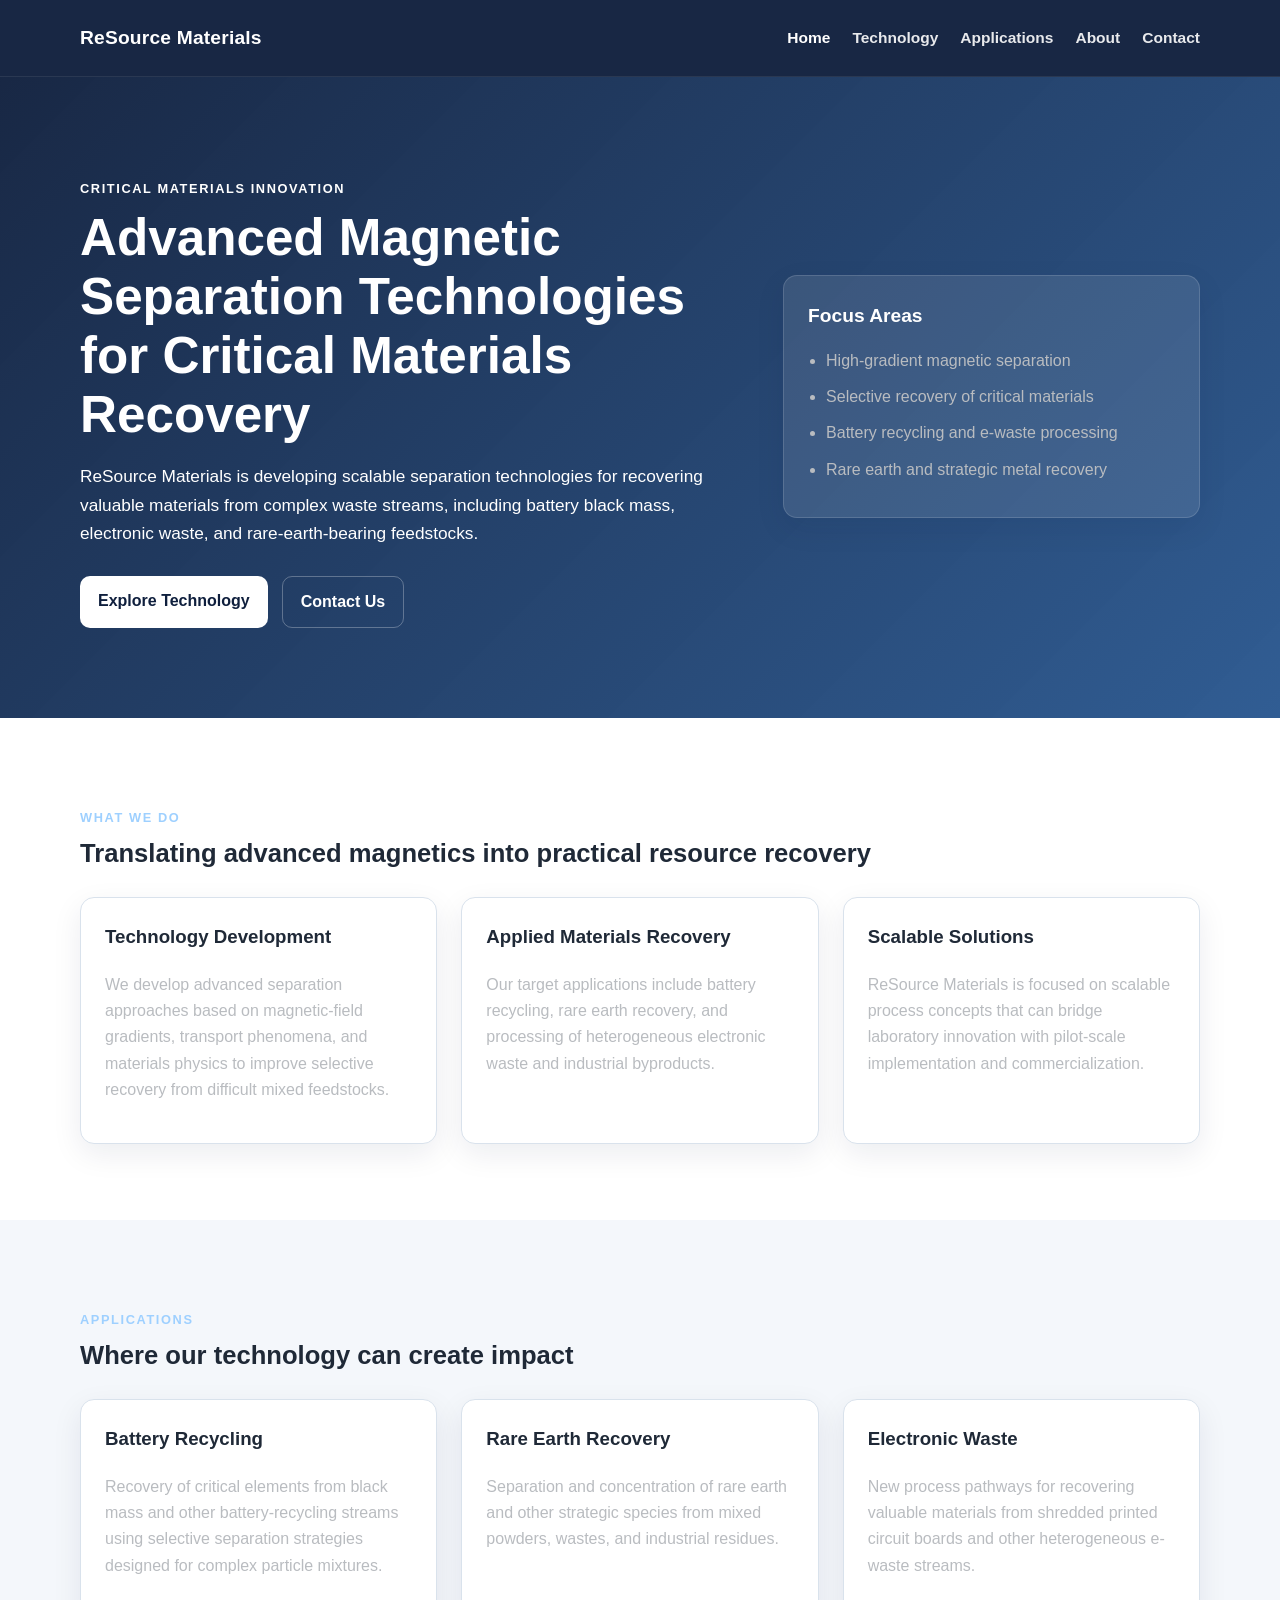
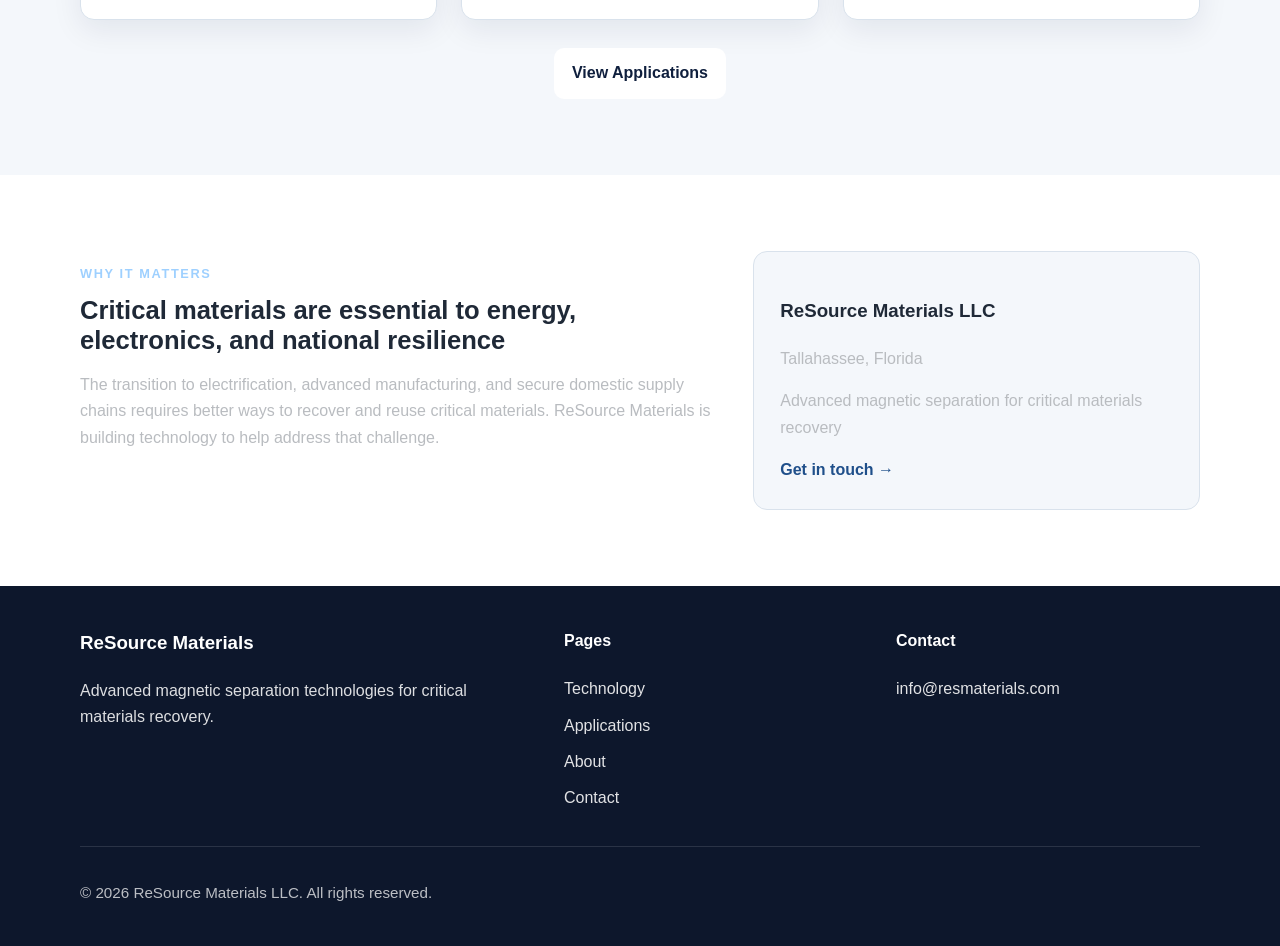
<file: index.html>
<!DOCTYPE html>
<html lang="en">
<head>
  <meta charset="utf-8" />
  <meta name="viewport" content="width=device-width, initial-scale=1" />
  <title>ReSource Materials | Advanced Magnetic Separation Technologies</title>
  <meta name="description" content="ReSource Materials develops advanced magnetic separation technologies for critical materials recovery, battery recycling, rare earth recovery, and e-waste processing." />
  <link rel="stylesheet" href="style.css" />
</head>
<body>
  <header class="site-header">
    <div class="container nav">
      <a class="brand" href="index.html">ReSource Materials</a>
      <button class="nav-toggle" aria-label="Toggle navigation" onclick="document.body.classList.toggle('nav-open')">
        ☰
      </button>
      <nav class="site-nav">
        <a href="index.html" class="active">Home</a>
        <a href="technology.html">Technology</a>
        <a href="applications.html">Applications</a>
        <a href="about.html">About</a>
        <a href="contact.html">Contact</a>
      </nav>
    </div>
  </header>

  <main>
    <section class="hero">
      <div class="container hero-grid">
        <div>
          <p class="eyebrow">Critical Materials Innovation</p>
          <h1>Advanced Magnetic Separation Technologies for Critical Materials Recovery</h1>
          <p class="hero-text">
            ReSource Materials is developing scalable separation technologies for recovering valuable materials
            from complex waste streams, including battery black mass, electronic waste, and rare-earth-bearing feedstocks.
          </p>
          <div class="hero-actions">
            <a class="btn btn-primary" href="technology.html">Explore Technology</a>
            <a class="btn btn-secondary" href="contact.html">Contact Us</a>
          </div>
        </div>

        <div class="hero-card">
          <h2>Focus Areas</h2>
          <ul class="feature-list">
            <li>High-gradient magnetic separation</li>
            <li>Selective recovery of critical materials</li>
            <li>Battery recycling and e-waste processing</li>
            <li>Rare earth and strategic metal recovery</li>
          </ul>
        </div>
      </div>
    </section>

    <section class="section">
      <div class="container">
        <div class="section-heading">
          <p class="section-label">What We Do</p>
          <h2>Translating advanced magnetics into practical resource recovery</h2>
        </div>
        <div class="three-col">
          <article class="card">
            <h3>Technology Development</h3>
            <p>
              We develop advanced separation approaches based on magnetic-field gradients, transport phenomena,
              and materials physics to improve selective recovery from difficult mixed feedstocks.
            </p>
          </article>
          <article class="card">
            <h3>Applied Materials Recovery</h3>
            <p>
              Our target applications include battery recycling, rare earth recovery, and processing of heterogeneous
              electronic waste and industrial byproducts.
            </p>
          </article>
          <article class="card">
            <h3>Scalable Solutions</h3>
            <p>
              ReSource Materials is focused on scalable process concepts that can bridge laboratory innovation
              with pilot-scale implementation and commercialization.
            </p>
          </article>
        </div>
      </div>
    </section>

    <section class="section alt">
      <div class="container">
        <div class="section-heading">
          <p class="section-label">Applications</p>
          <h2>Where our technology can create impact</h2>
        </div>
        <div class="three-col">
          <article class="card">
            <h3>Battery Recycling</h3>
            <p>
              Recovery of critical elements from black mass and other battery-recycling streams using selective
              separation strategies designed for complex particle mixtures.
            </p>
          </article>
          <article class="card">
            <h3>Rare Earth Recovery</h3>
            <p>
              Separation and concentration of rare earth and other strategic species from mixed powders,
              wastes, and industrial residues.
            </p>
          </article>
          <article class="card">
            <h3>Electronic Waste</h3>
            <p>
              New process pathways for recovering valuable materials from shredded printed circuit boards
              and other heterogeneous e-waste streams.
            </p>
          </article>
        </div>
        <div class="center">
          <a class="btn btn-primary" href="applications.html">View Applications</a>
        </div>
      </div>
    </section>

    <section class="section">
      <div class="container split">
        <div>
          <p class="section-label">Why It Matters</p>
          <h2>Critical materials are essential to energy, electronics, and national resilience</h2>
          <p>
            The transition to electrification, advanced manufacturing, and secure domestic supply chains requires
            better ways to recover and reuse critical materials. ReSource Materials is building technology
            to help address that challenge.
          </p>
        </div>
        <div class="info-panel">
          <h3>ReSource Materials LLC</h3>
          <p>Tallahassee, Florida</p>
          <p>Advanced magnetic separation for critical materials recovery</p>
          <a href="contact.html" class="text-link">Get in touch →</a>
        </div>
      </div>
    </section>
  </main>

  <footer class="site-footer">
    <div class="container footer-grid">
      <div>
        <h3>ReSource Materials</h3>
        <p>Advanced magnetic separation technologies for critical materials recovery.</p>
      </div>
      <div>
        <h4>Pages</h4>
        <ul class="footer-links">
          <li><a href="technology.html">Technology</a></li>
          <li><a href="applications.html">Applications</a></li>
          <li><a href="about.html">About</a></li>
          <li><a href="contact.html">Contact</a></li>
        </ul>
      </div>
      <div>
        <h4>Contact</h4>
        <ul class="footer-links">
          <li><a href="mailto:info@resmaterials.com">info@resmaterials.com</a></li>
        </ul>
      </div>
    </div>
    <div class="container footer-bottom">
      <p>© 2026 ReSource Materials LLC. All rights reserved.</p>
    </div>
  </footer>
</body>
</html>
</file>
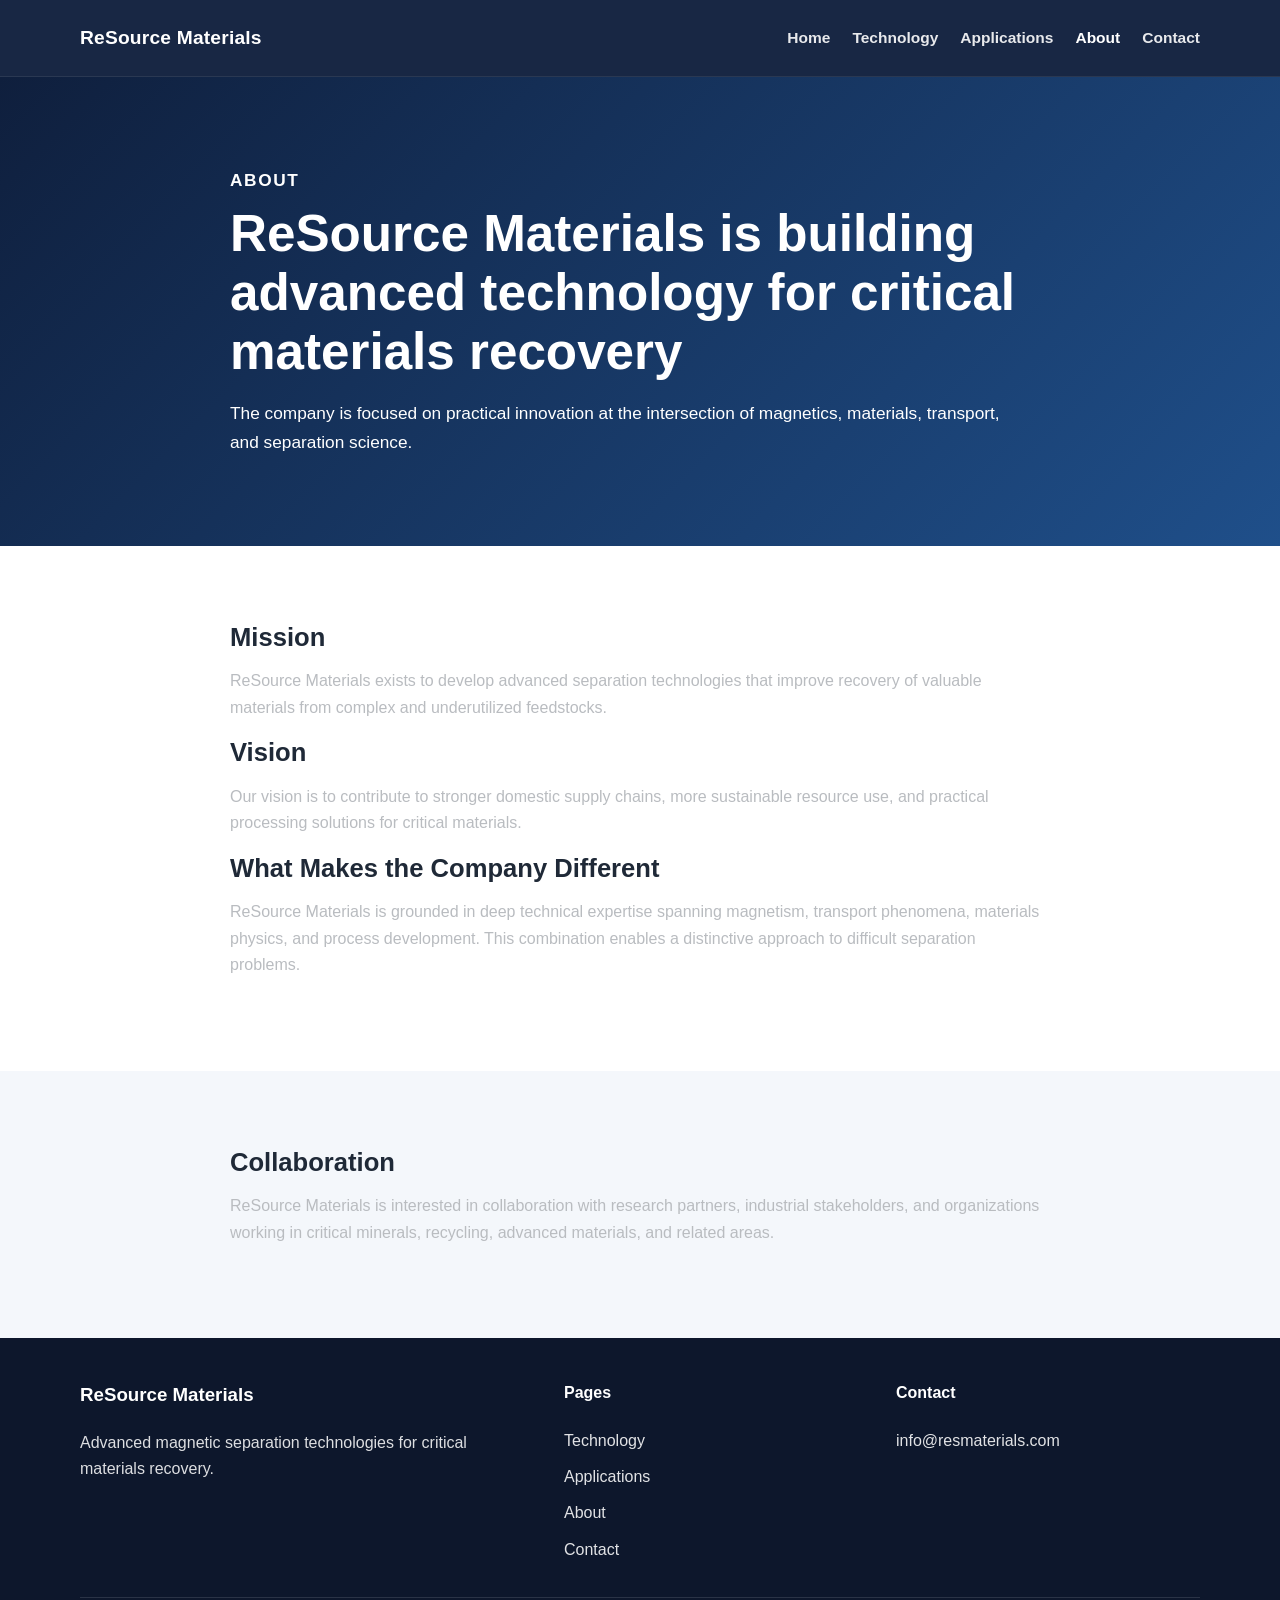
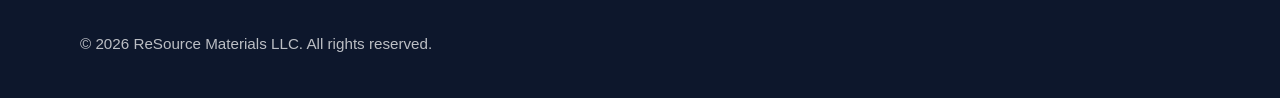
<file: about.html>
<!DOCTYPE html>
<html lang="en">
<head>
  <meta charset="utf-8" />
  <meta name="viewport" content="width=device-width, initial-scale=1" />
  <title>About | ReSource Materials</title>
  <meta name="description" content="About ReSource Materials." />
  <link rel="stylesheet" href="style.css" />
</head>
<body>
  <header class="site-header">
    <div class="container nav">
      <a class="brand" href="index.html">ReSource Materials</a>
      <button class="nav-toggle" aria-label="Toggle navigation" onclick="document.body.classList.toggle('nav-open')">
        ☰
      </button>
      <nav class="site-nav">
        <a href="index.html">Home</a>
        <a href="technology.html">Technology</a>
        <a href="applications.html">Applications</a>
        <a href="about.html" class="active">About</a>
        <a href="contact.html">Contact</a>
      </nav>
    </div>
  </header>

  <main>
    <section class="page-hero">
      <div class="container narrow">
        <p class="eyebrow">About</p>
        <h1>ReSource Materials is building advanced technology for critical materials recovery</h1>
        <p>
          The company is focused on practical innovation at the intersection of magnetics, materials,
          transport, and separation science.
        </p>
      </div>
    </section>

    <section class="section">
      <div class="container narrow">
        <h2>Mission</h2>
        <p>
          ReSource Materials exists to develop advanced separation technologies that improve recovery of
          valuable materials from complex and underutilized feedstocks.
        </p>

        <h2>Vision</h2>
        <p>
          Our vision is to contribute to stronger domestic supply chains, more sustainable resource use,
          and practical processing solutions for critical materials.
        </p>

        <h2>What Makes the Company Different</h2>
        <p>
          ReSource Materials is grounded in deep technical expertise spanning magnetism, transport phenomena,
          materials physics, and process development. This combination enables a distinctive approach
          to difficult separation problems.
        </p>
      </div>
    </section>

    <section class="section alt">
      <div class="container narrow">
        <h2>Collaboration</h2>
        <p>
          ReSource Materials is interested in collaboration with research partners, industrial stakeholders,
          and organizations working in critical minerals, recycling, advanced materials, and related areas.
        </p>
      </div>
    </section>
  </main>

  <footer class="site-footer">
    <div class="container footer-grid">
      <div>
        <h3>ReSource Materials</h3>
        <p>Advanced magnetic separation technologies for critical materials recovery.</p>
      </div>
      <div>
        <h4>Pages</h4>
        <ul class="footer-links">
          <li><a href="technology.html">Technology</a></li>
          <li><a href="applications.html">Applications</a></li>
          <li><a href="about.html">About</a></li>
          <li><a href="contact.html">Contact</a></li>
        </ul>
      </div>
      <div>
        <h4>Contact</h4>
        <ul class="footer-links">
          <li><a href="mailto:info@resmaterials.com">info@resmaterials.com</a></li>
        </ul>
      </div>
    </div>
    <div class="container footer-bottom">
      <p>© 2026 ReSource Materials LLC. All rights reserved.</p>
    </div>
  </footer>
</body>
</html>
</file>
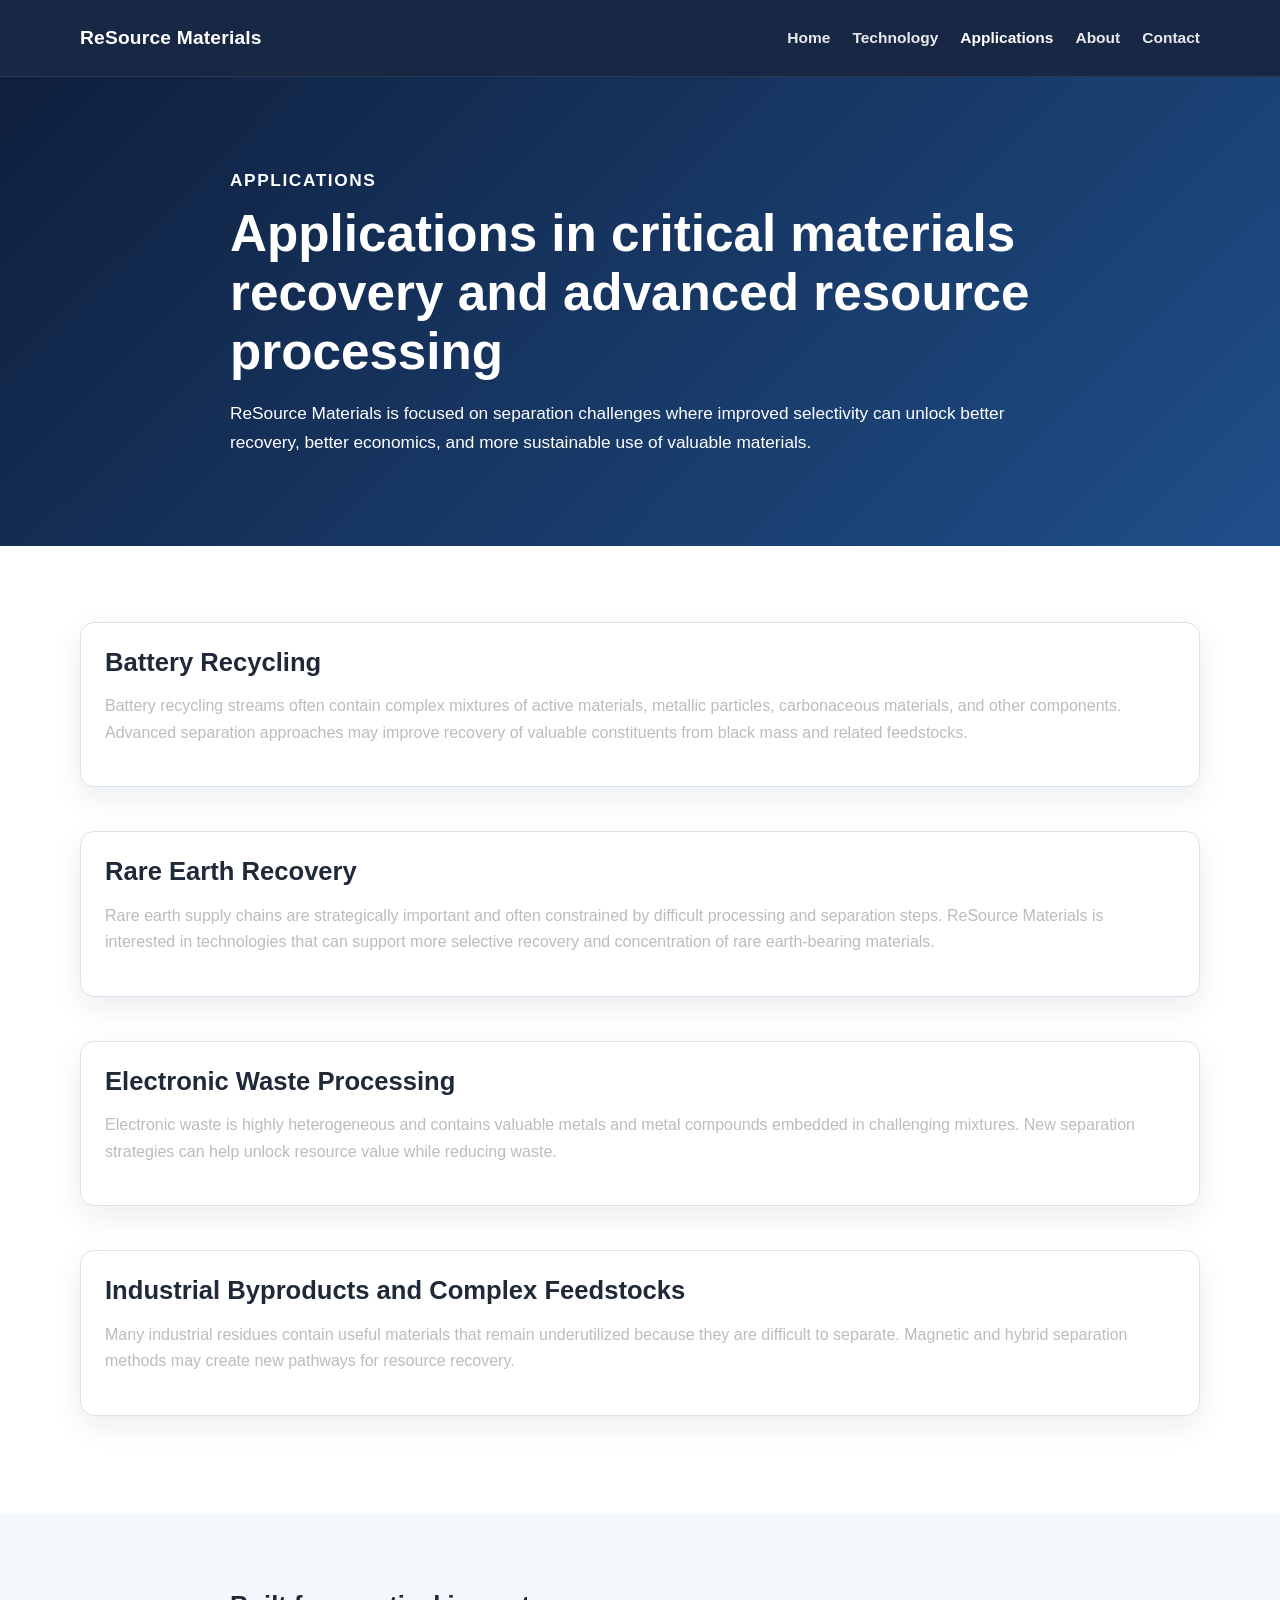
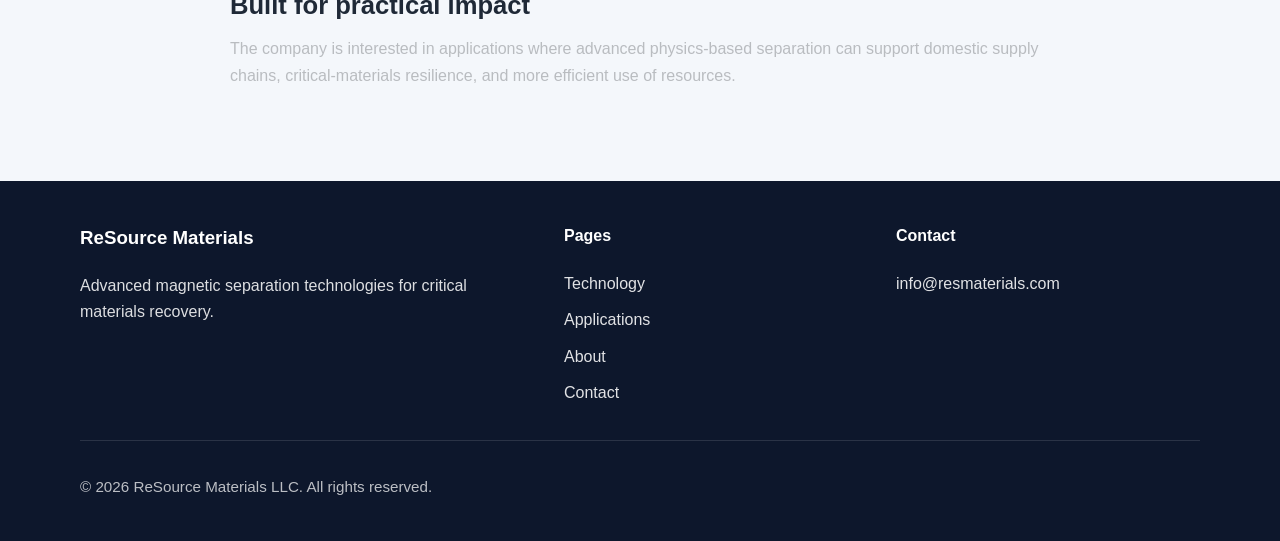
<file: applications.html>
<!DOCTYPE html>
<html lang="en">
<head>
  <meta charset="utf-8" />
  <meta name="viewport" content="width=device-width, initial-scale=1" />
  <title>Applications | ReSource Materials</title>
  <meta name="description" content="Applications overview for ReSource Materials." />
  <link rel="stylesheet" href="style.css" />
</head>
<body>
  <header class="site-header">
    <div class="container nav">
      <a class="brand" href="index.html">ReSource Materials</a>
      <button class="nav-toggle" aria-label="Toggle navigation" onclick="document.body.classList.toggle('nav-open')">
        ☰
      </button>
      <nav class="site-nav">
        <a href="index.html">Home</a>
        <a href="technology.html">Technology</a>
        <a href="applications.html" class="active">Applications</a>
        <a href="about.html">About</a>
        <a href="contact.html">Contact</a>
      </nav>
    </div>
  </header>

  <main>
    <section class="page-hero">
      <div class="container narrow">
        <p class="eyebrow">Applications</p>
        <h1>Applications in critical materials recovery and advanced resource processing</h1>
        <p>
          ReSource Materials is focused on separation challenges where improved selectivity can unlock
          better recovery, better economics, and more sustainable use of valuable materials.
        </p>
      </div>
    </section>

    <section class="section">
      <div class="container">
        <div class="stack">
          <article class="card card-wide">
            <h2>Battery Recycling</h2>
            <p>
              Battery recycling streams often contain complex mixtures of active materials, metallic particles,
              carbonaceous materials, and other components. Advanced separation approaches may improve recovery
              of valuable constituents from black mass and related feedstocks.
            </p>
          </article>

          <article class="card card-wide">
            <h2>Rare Earth Recovery</h2>
            <p>
              Rare earth supply chains are strategically important and often constrained by difficult processing
              and separation steps. ReSource Materials is interested in technologies that can support more selective
              recovery and concentration of rare earth-bearing materials.
            </p>
          </article>

          <article class="card card-wide">
            <h2>Electronic Waste Processing</h2>
            <p>
              Electronic waste is highly heterogeneous and contains valuable metals and metal compounds embedded
              in challenging mixtures. New separation strategies can help unlock resource value while reducing waste.
            </p>
          </article>

          <article class="card card-wide">
            <h2>Industrial Byproducts and Complex Feedstocks</h2>
            <p>
              Many industrial residues contain useful materials that remain underutilized because they are
              difficult to separate. Magnetic and hybrid separation methods may create new pathways for resource recovery.
            </p>
          </article>
        </div>
      </div>
    </section>

    <section class="section alt">
      <div class="container narrow">
        <h2>Built for practical impact</h2>
        <p>
          The company is interested in applications where advanced physics-based separation can support domestic
          supply chains, critical-materials resilience, and more efficient use of resources.
        </p>
      </div>
    </section>
  </main>

  <footer class="site-footer">
    <div class="container footer-grid">
      <div>
        <h3>ReSource Materials</h3>
        <p>Advanced magnetic separation technologies for critical materials recovery.</p>
      </div>
      <div>
        <h4>Pages</h4>
        <ul class="footer-links">
          <li><a href="technology.html">Technology</a></li>
          <li><a href="applications.html">Applications</a></li>
          <li><a href="about.html">About</a></li>
          <li><a href="contact.html">Contact</a></li>
        </ul>
      </div>
      <div>
        <h4>Contact</h4>
        <ul class="footer-links">
          <li><a href="mailto:info@resmaterials.com">info@resmaterials.com</a></li>
        </ul>
      </div>
    </div>
    <div class="container footer-bottom">
      <p>© 2026 ReSource Materials LLC. All rights reserved.</p>
    </div>
  </footer>
</body>
</html>
</file>
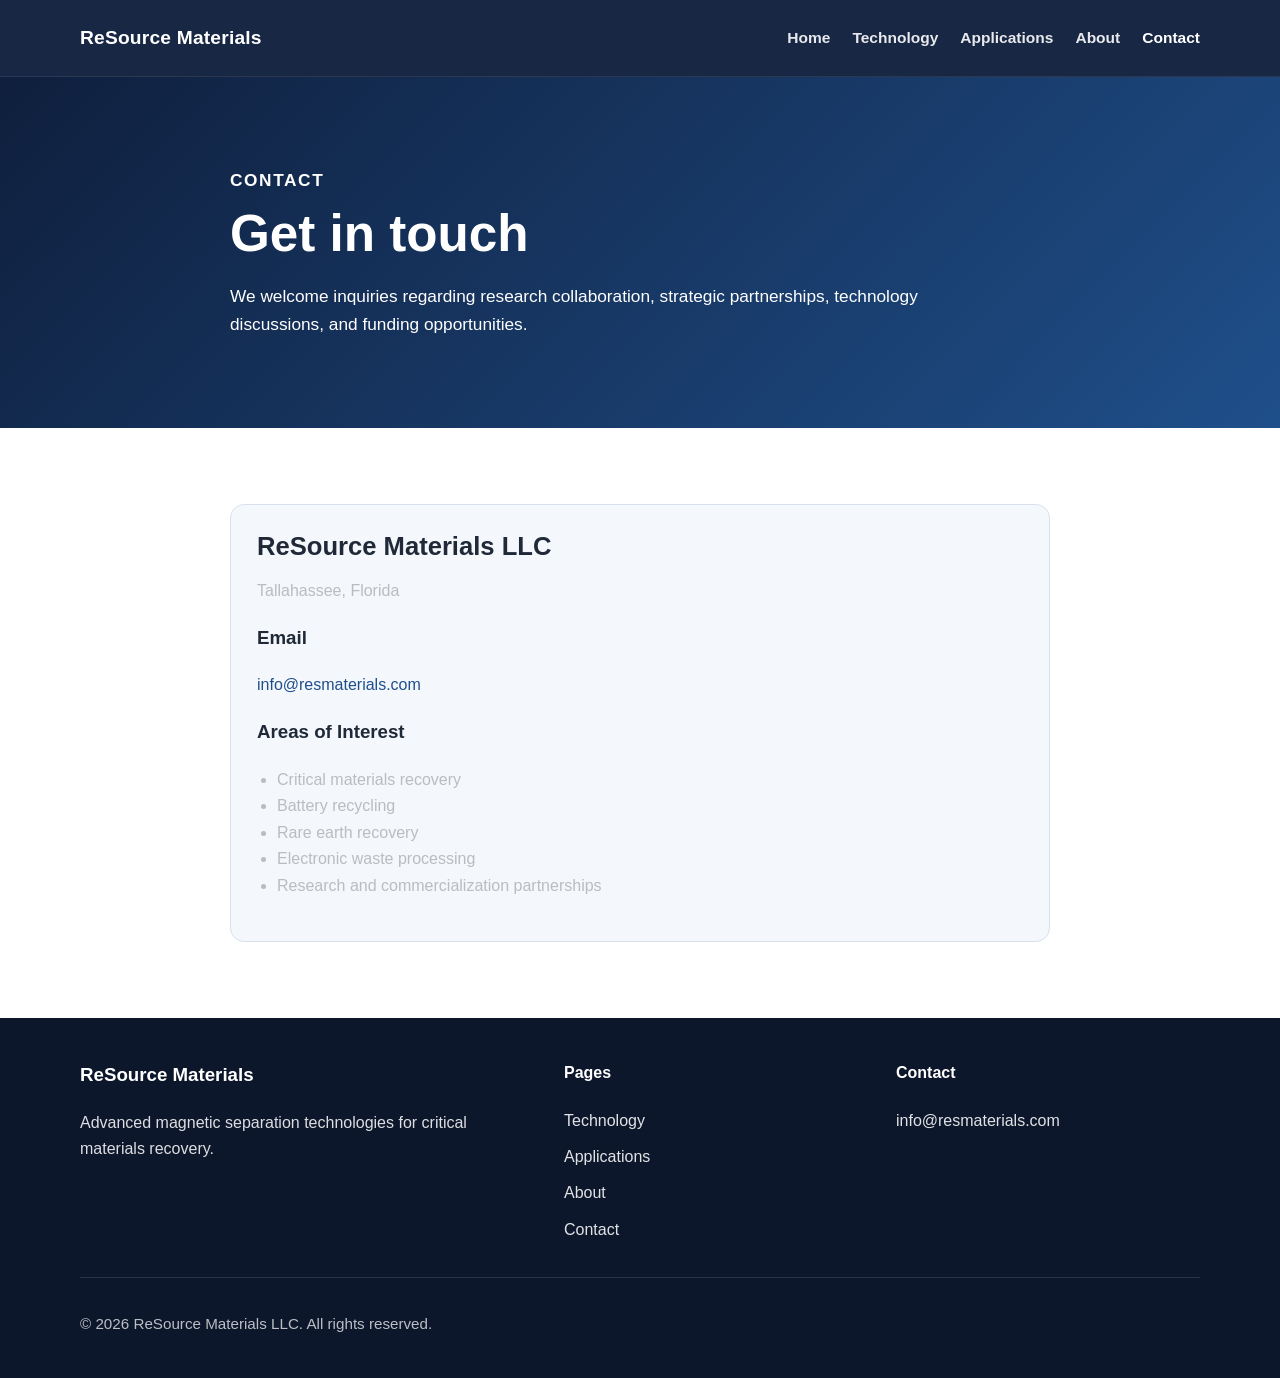
<file: contact.html>
<!DOCTYPE html>
<html lang="en">
<head>
  <meta charset="utf-8" />
  <meta name="viewport" content="width=device-width, initial-scale=1" />
  <title>Contact | ReSource Materials</title>
  <meta name="description" content="Contact ReSource Materials." />
  <link rel="stylesheet" href="style.css" />
</head>
<body>
  <header class="site-header">
    <div class="container nav">
      <a class="brand" href="index.html">ReSource Materials</a>
      <button class="nav-toggle" aria-label="Toggle navigation" onclick="document.body.classList.toggle('nav-open')">
        ☰
      </button>
      <nav class="site-nav">
        <a href="index.html">Home</a>
        <a href="technology.html">Technology</a>
        <a href="applications.html">Applications</a>
        <a href="about.html">About</a>
        <a href="contact.html" class="active">Contact</a>
      </nav>
    </div>
  </header>

  <main>
    <section class="page-hero">
      <div class="container narrow">
        <p class="eyebrow">Contact</p>
        <h1>Get in touch</h1>
        <p>
          We welcome inquiries regarding research collaboration, strategic partnerships,
          technology discussions, and funding opportunities.
        </p>
      </div>
    </section>

    <section class="section">
      <div class="container narrow">
        <div class="contact-box">
          <h2>ReSource Materials LLC</h2>
          <p>Tallahassee, Florida</p>

          <h3>Email</h3>
          <p><a href="mailto:info@resmaterials.com">info@resmaterials.com</a></p>

          <h3>Areas of Interest</h3>
          <ul>
            <li>Critical materials recovery</li>
            <li>Battery recycling</li>
            <li>Rare earth recovery</li>
            <li>Electronic waste processing</li>
            <li>Research and commercialization partnerships</li>
          </ul>
        </div>
      </div>
    </section>
  </main>

  <footer class="site-footer">
    <div class="container footer-grid">
      <div>
        <h3>ReSource Materials</h3>
        <p>Advanced magnetic separation technologies for critical materials recovery.</p>
      </div>
      <div>
        <h4>Pages</h4>
        <ul class="footer-links">
          <li><a href="technology.html">Technology</a></li>
          <li><a href="applications.html">Applications</a></li>
          <li><a href="about.html">About</a></li>
          <li><a href="contact.html">Contact</a></li>
        </ul>
      </div>
      <div>
        <h4>Contact</h4>
        <ul class="footer-links">
          <li><a href="mailto:info@resmaterials.com">info@resmaterials.com</a></li>
        </ul>
      </div>
    </div>
    <div class="container footer-bottom">
      <p>© 2026 ReSource Materials LLC. All rights reserved.</p>
    </div>
  </footer>
</body>
</html>
</file>
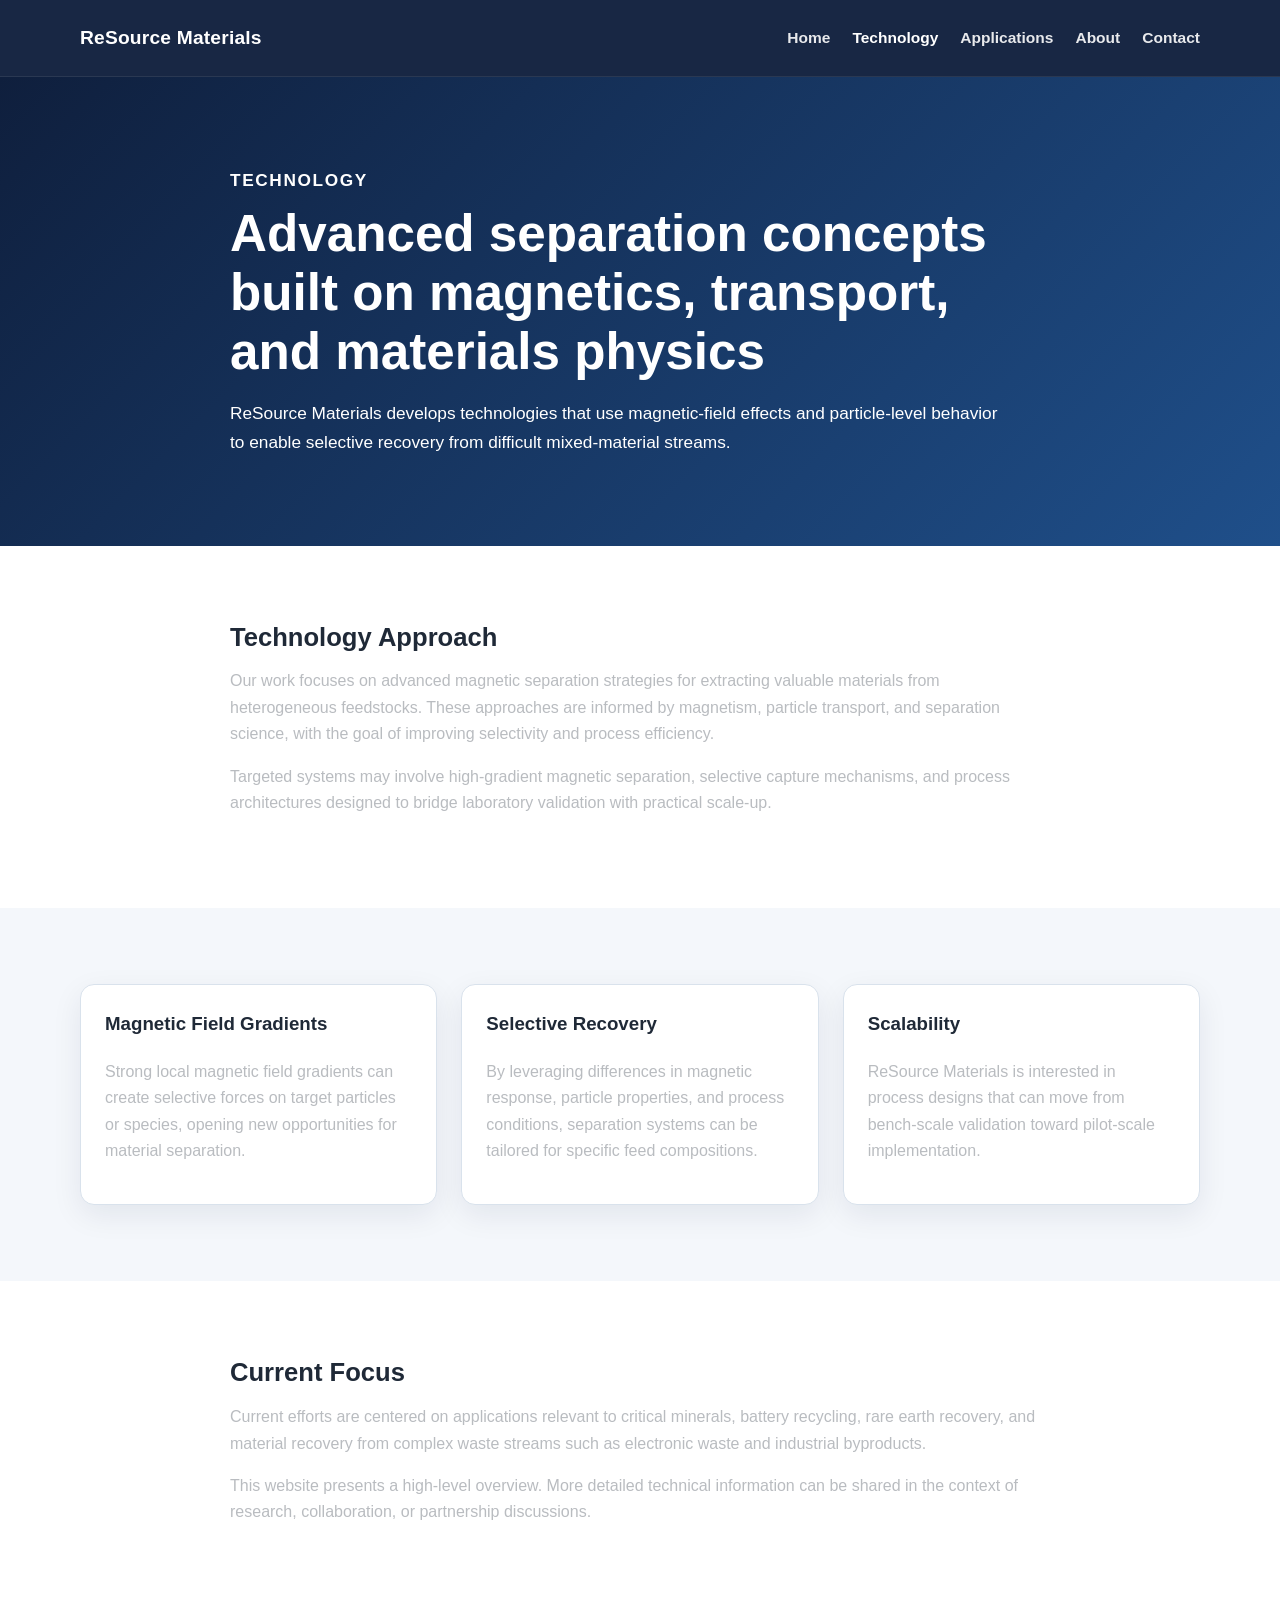
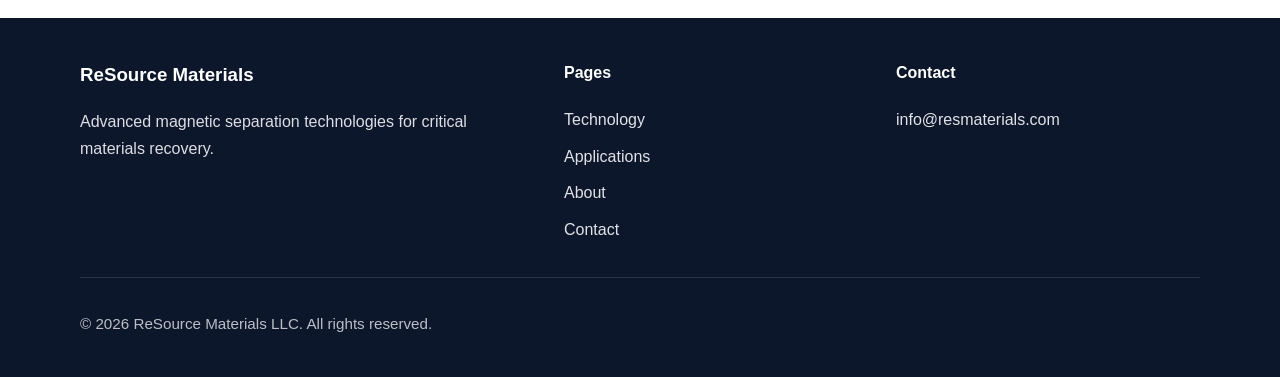
<file: technology.html>
<!DOCTYPE html>
<html lang="en">
<head>
  <meta charset="utf-8" />
  <meta name="viewport" content="width=device-width, initial-scale=1" />
  <title>Technology | ReSource Materials</title>
  <meta name="description" content="Technology overview for ReSource Materials." />
  <link rel="stylesheet" href="style.css" />
</head>
<body>
  <header class="site-header">
    <div class="container nav">
      <a class="brand" href="index.html">ReSource Materials</a>
      <button class="nav-toggle" aria-label="Toggle navigation" onclick="document.body.classList.toggle('nav-open')">
        ☰
      </button>
      <nav class="site-nav">
        <a href="index.html">Home</a>
        <a href="technology.html" class="active">Technology</a>
        <a href="applications.html">Applications</a>
        <a href="about.html">About</a>
        <a href="contact.html">Contact</a>
      </nav>
    </div>
  </header>

  <main>
    <section class="page-hero">
      <div class="container narrow">
        <p class="eyebrow">Technology</p>
        <h1>Advanced separation concepts built on magnetics, transport, and materials physics</h1>
        <p>
          ReSource Materials develops technologies that use magnetic-field effects and particle-level behavior
          to enable selective recovery from difficult mixed-material streams.
        </p>
      </div>
    </section>

    <section class="section">
      <div class="container narrow">
        <h2>Technology Approach</h2>
        <p>
          Our work focuses on advanced magnetic separation strategies for extracting valuable materials from
          heterogeneous feedstocks. These approaches are informed by magnetism, particle transport, and
          separation science, with the goal of improving selectivity and process efficiency.
        </p>
        <p>
          Targeted systems may involve high-gradient magnetic separation, selective capture mechanisms,
          and process architectures designed to bridge laboratory validation with practical scale-up.
        </p>
      </div>
    </section>

    <section class="section alt">
      <div class="container">
        <div class="three-col">
          <article class="card">
            <h3>Magnetic Field Gradients</h3>
            <p>
              Strong local magnetic field gradients can create selective forces on target particles or species,
              opening new opportunities for material separation.
            </p>
          </article>
          <article class="card">
            <h3>Selective Recovery</h3>
            <p>
              By leveraging differences in magnetic response, particle properties, and process conditions,
              separation systems can be tailored for specific feed compositions.
            </p>
          </article>
          <article class="card">
            <h3>Scalability</h3>
            <p>
              ReSource Materials is interested in process designs that can move from bench-scale validation
              toward pilot-scale implementation.
            </p>
          </article>
        </div>
      </div>
    </section>

    <section class="section">
      <div class="container narrow">
        <h2>Current Focus</h2>
        <p>
          Current efforts are centered on applications relevant to critical minerals, battery recycling,
          rare earth recovery, and material recovery from complex waste streams such as electronic waste
          and industrial byproducts.
        </p>
        <p>
          This website presents a high-level overview. More detailed technical information can be shared
          in the context of research, collaboration, or partnership discussions.
        </p>
      </div>
    </section>
  </main>

  <footer class="site-footer">
    <div class="container footer-grid">
      <div>
        <h3>ReSource Materials</h3>
        <p>Advanced magnetic separation technologies for critical materials recovery.</p>
      </div>
      <div>
        <h4>Pages</h4>
        <ul class="footer-links">
          <li><a href="technology.html">Technology</a></li>
          <li><a href="applications.html">Applications</a></li>
          <li><a href="about.html">About</a></li>
          <li><a href="contact.html">Contact</a></li>
        </ul>
      </div>
      <div>
        <h4>Contact</h4>
        <ul class="footer-links">
          <li><a href="mailto:info@resmaterials.com">info@resmaterials.com</a></li>
        </ul>
      </div>
    </div>
    <div class="container footer-bottom">
      <p>© 2026 ReSource Materials LLC. All rights reserved.</p>
    </div>
  </footer>
</body>
</html>
</file>
<file: style.css>
:root {
  --bg: #ffffff;
  --bg-alt: #f4f7fb;
  --text: #1f2937;
  --muted: #b9bcc0;
  --border: #d9e2ec;
  --brand-dark: #0f1f3d;
  --brand: #1f4f8a;
  --brand-light: #2f6fc0;
  --accent: #0e7490;
  --white: #ffffff;
  --shadow: 0 10px 30px rgba(15, 31, 61, 0.08);
  --radius: 14px;
  --radius-sm: 10px;
  --max: 1120px;
}

* {
  box-sizing: border-box;
}

html {
  scroll-behavior: smooth;
}

body {
  margin: 0;
  font-family: Arial, Helvetica, sans-serif;
  color: var(--text);
  background: var(--bg);
  line-height: 1.65;
}

img {
  max-width: 100%;
  display: block;
}

a {
  color: var(--brand);
  text-decoration: none;
}

a:hover {
  text-decoration: underline;
}

.container {
  width: min(var(--max), 92%);
  margin: 0 auto;
}

.narrow {
  width: min(820px, 100%);
}

.site-header {
  position: sticky;
  top: 0;
  z-index: 1000;
  background: rgba(15, 31, 61, 0.96);
  backdrop-filter: blur(8px);
  border-bottom: 1px solid rgba(255, 255, 255, 0.08);
}

.nav {
  display: flex;
  align-items: center;
  justify-content: space-between;
  min-height: 76px;
  gap: 20px;
}

.brand {
  color: var(--white);
  font-size: 1.2rem;
  font-weight: 700;
  letter-spacing: 0.2px;
  white-space: nowrap;
}

.brand:hover {
  text-decoration: none;
}

.site-nav {
  display: flex;
  gap: 22px;
  align-items: center;
}

.site-nav a {
  color: rgba(255, 255, 255, 0.9);
  font-weight: 600;
  font-size: 0.97rem;
}

.site-nav a.active,
.site-nav a:hover {
  color: var(--white);
  text-decoration: none;
}

.nav-toggle {
  display: none;
  border: 1px solid rgba(255, 255, 255, 0.18);
  background: transparent;
  color: var(--white);
  border-radius: 8px;
  padding: 8px 12px;
  font-size: 1.1rem;
  cursor: pointer;
}

.hero {
  background:
    linear-gradient(135deg, rgba(15, 31, 61, 0.96), rgba(31, 79, 138, 0.92)),
    radial-gradient(circle at top right, rgba(255,255,255,0.12), transparent 35%);
  color: var(--white);
  padding: 88px 0 90px;
}

.hero-grid {
  display: grid;
  grid-template-columns: 1.6fr 1fr;
  gap: 36px;
  align-items: center;
}

.eyebrow,
.section-label {
  text-transform: uppercase;
  letter-spacing: 1.6px;
  font-size: 0.8rem;
  font-weight: 700;
  margin-bottom: 10px;
  color: #9ed0ff;
}

.hero h1,
.page-hero h1 {
  font-size: clamp(2rem, 4vw, 3.5rem);
  line-height: 1.15;
  margin: 0 0 18px;
}

.hero-text,
.page-hero p {
  font-size: 1.08rem;
  max-width: 780px;
  color: rgba(255, 255, 255, 0.92);
}

.hero-actions {
  display: flex;
  gap: 14px;
  flex-wrap: wrap;
  margin-top: 28px;
}

.btn {
  display: inline-block;
  padding: 12px 18px;
  border-radius: 10px;
  font-weight: 700;
  text-decoration: none;
  transition: transform 0.15s ease, opacity 0.15s ease;
}

.btn:hover {
  text-decoration: none;
  transform: translateY(-1px);
}

.btn-primary {
  background: var(--white);
  color: var(--brand-dark);
}

.btn-secondary {
  background: transparent;
  color: var(--white);
  border: 1px solid rgba(255, 255, 255, 0.28);
}

.hero-card {
  background: rgba(255, 255, 255, 0.1);
  border: 1px solid rgba(255, 255, 255, 0.14);
  border-radius: var(--radius);
  padding: 24px;
  box-shadow: var(--shadow);
}

.hero-card h2 {
  margin-top: 0;
  font-size: 1.2rem;
}

.feature-list {
  margin: 0;
  padding-left: 18px;
}

.feature-list li {
  margin: 10px 0;
}

.page-hero {
  background: linear-gradient(135deg, var(--brand-dark), var(--brand));
  color: var(--white);
  padding: 72px 0;
}

.section {
  padding: 76px 0;
}

.section.alt {
  background: var(--bg-alt);
}

.section-heading {
  margin-bottom: 28px;
}

.section-heading h2,
.section h2 {
  font-size: clamp(1.6rem, 2vw, 2.4rem);
  line-height: 1.2;
  margin: 0 0 12px;
}

.three-col {
  display: grid;
  grid-template-columns: repeat(3, 1fr);
  gap: 24px;
}

.card {
  background: var(--white);
  border: 1px solid var(--border);
  border-radius: var(--radius);
  padding: 24px;
  box-shadow: var(--shadow);
}

.card h3,
.card h2 {
  margin-top: 0;
}

.card-wide {
  margin-bottom: 22px;
}

.stack {
  display: grid;
  gap: 22px;
}

.split {
  display: grid;
  grid-template-columns: 1.3fr 0.9fr;
  gap: 28px;
  align-items: start;
}

.info-panel,
.contact-box {
  background: var(--bg-alt);
  border: 1px solid var(--border);
  border-radius: var(--radius);
  padding: 26px;
}

.center {
  text-align: center;
  margin-top: 28px;
}

.text-link {
  font-weight: 700;
}

.site-footer {
  background: #0d172c;
  color: rgba(255, 255, 255, 0.86);
  margin-top: 0;
  padding-top: 42px;
}

.site-footer a {
  color: rgba(255, 255, 255, 0.88);
}

.footer-grid {
  display: grid;
  grid-template-columns: 1.5fr 1fr 1fr;
  gap: 28px;
}

.footer-grid h3,
.footer-grid h4 {
  color: var(--white);
  margin-top: 0;
}

.footer-links {
  list-style: none;
  margin: 0;
  padding: 0;
}

.footer-links li {
  margin: 10px 0;
}

.footer-bottom {
  border-top: 1px solid rgba(255, 255, 255, 0.12);
  margin-top: 24px;
  padding: 18px 0 26px;
  color: rgba(255, 255, 255, 0.72);
  font-size: 0.95rem;
}

p, li {
  color: var(--muted);
}

.hero p,
.page-hero p,
.site-footer p,
.site-footer li {
  color: inherit;
}

ul {
  padding-left: 20px;
}

@media (max-width: 920px) {
  .hero-grid,
  .three-col,
  .split,
  .footer-grid {
    grid-template-columns: 1fr;
  }

  .hero {
    padding: 72px 0 76px;
  }
}

@media (max-width: 760px) {
  .nav {
    min-height: 68px;
  }

  .nav-toggle {
    display: inline-block;
  }

  .site-nav {
    display: none;
    position: absolute;
    top: 68px;
    left: 0;
    right: 0;
    background: var(--brand-dark);
    flex-direction: column;
    align-items: flex-start;
    padding: 16px 4%;
    border-top: 1px solid rgba(255, 255, 255, 0.08);
  }

  body.nav-open .site-nav {
    display: flex;
  }

  .site-nav a {
    padding: 8px 0;
  }

  .section,
  .page-hero {
    padding: 58px 0;
  }
}
</file>
